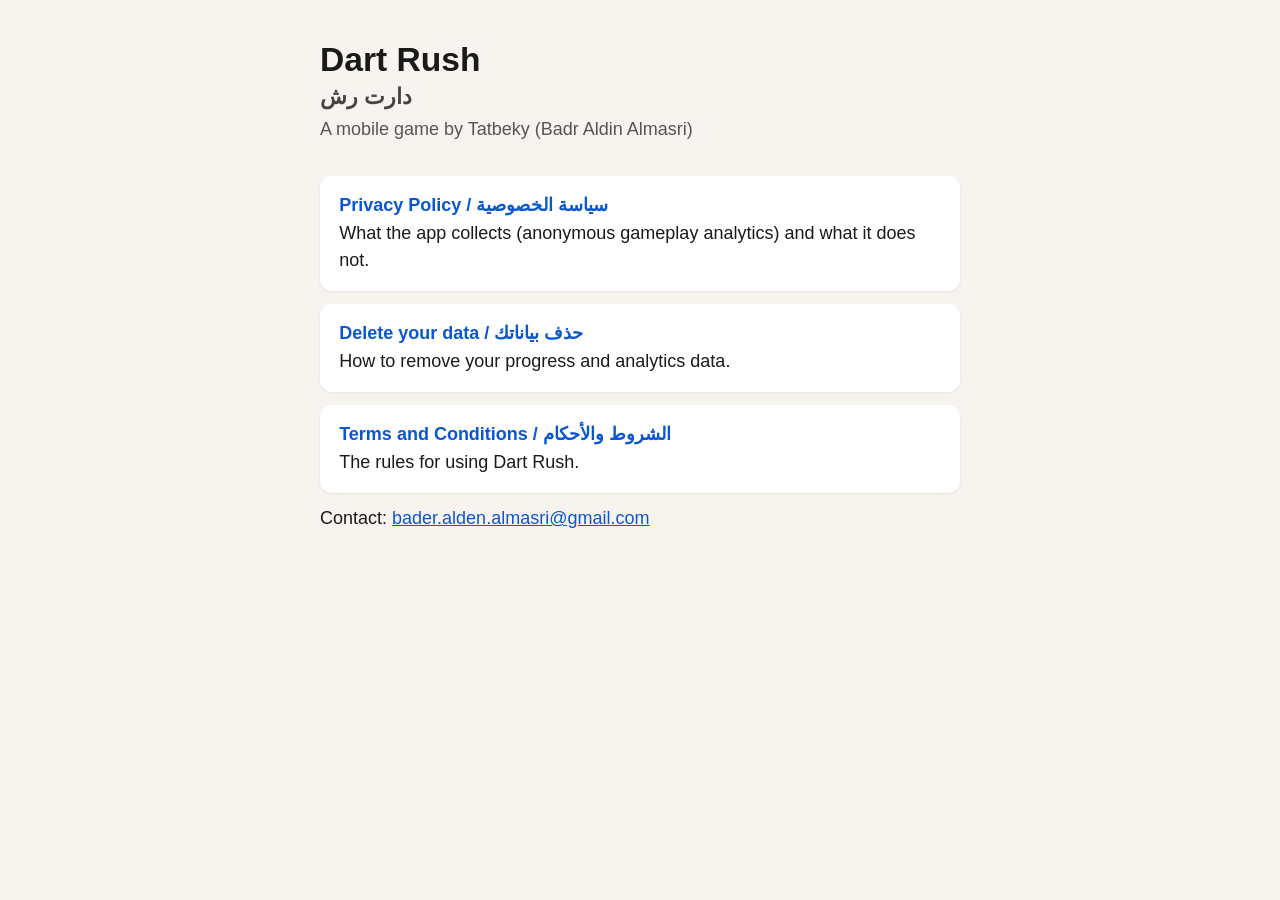
<file: index.html>
<!DOCTYPE html>
<html lang="en">
<head>
  <meta charset="utf-8">
  <meta name="viewport" content="width=device-width, initial-scale=1">
  <title>Dart Rush — Legal</title>
  <meta name="description" content="Privacy Policy and Terms and Conditions for the Dart Rush mobile game by Tatbeky.">
  <link rel="stylesheet" href="style.css">
</head>
<body>
<main>
  <h1>Dart Rush<span>دارت رش</span></h1>
  <p class="meta">A mobile game by Tatbeky (Badr Aldin Almasri)</p>
  <div class="cards">
    <a href="privacy.html"><strong>Privacy Policy / سياسة الخصوصية</strong>What the app collects (anonymous gameplay analytics) and what it does not.</a>
    <a href="delete-data.html"><strong>Delete your data / حذف بياناتك</strong>How to remove your progress and analytics data.</a>
    <a href="terms.html"><strong>Terms and Conditions / الشروط والأحكام</strong>The rules for using Dart Rush.</a>
  </div>
  <p>Contact: <a href="mailto:bader.alden.almasri@gmail.com">bader.alden.almasri@gmail.com</a></p>
</main>
</body>
</html>
</file>
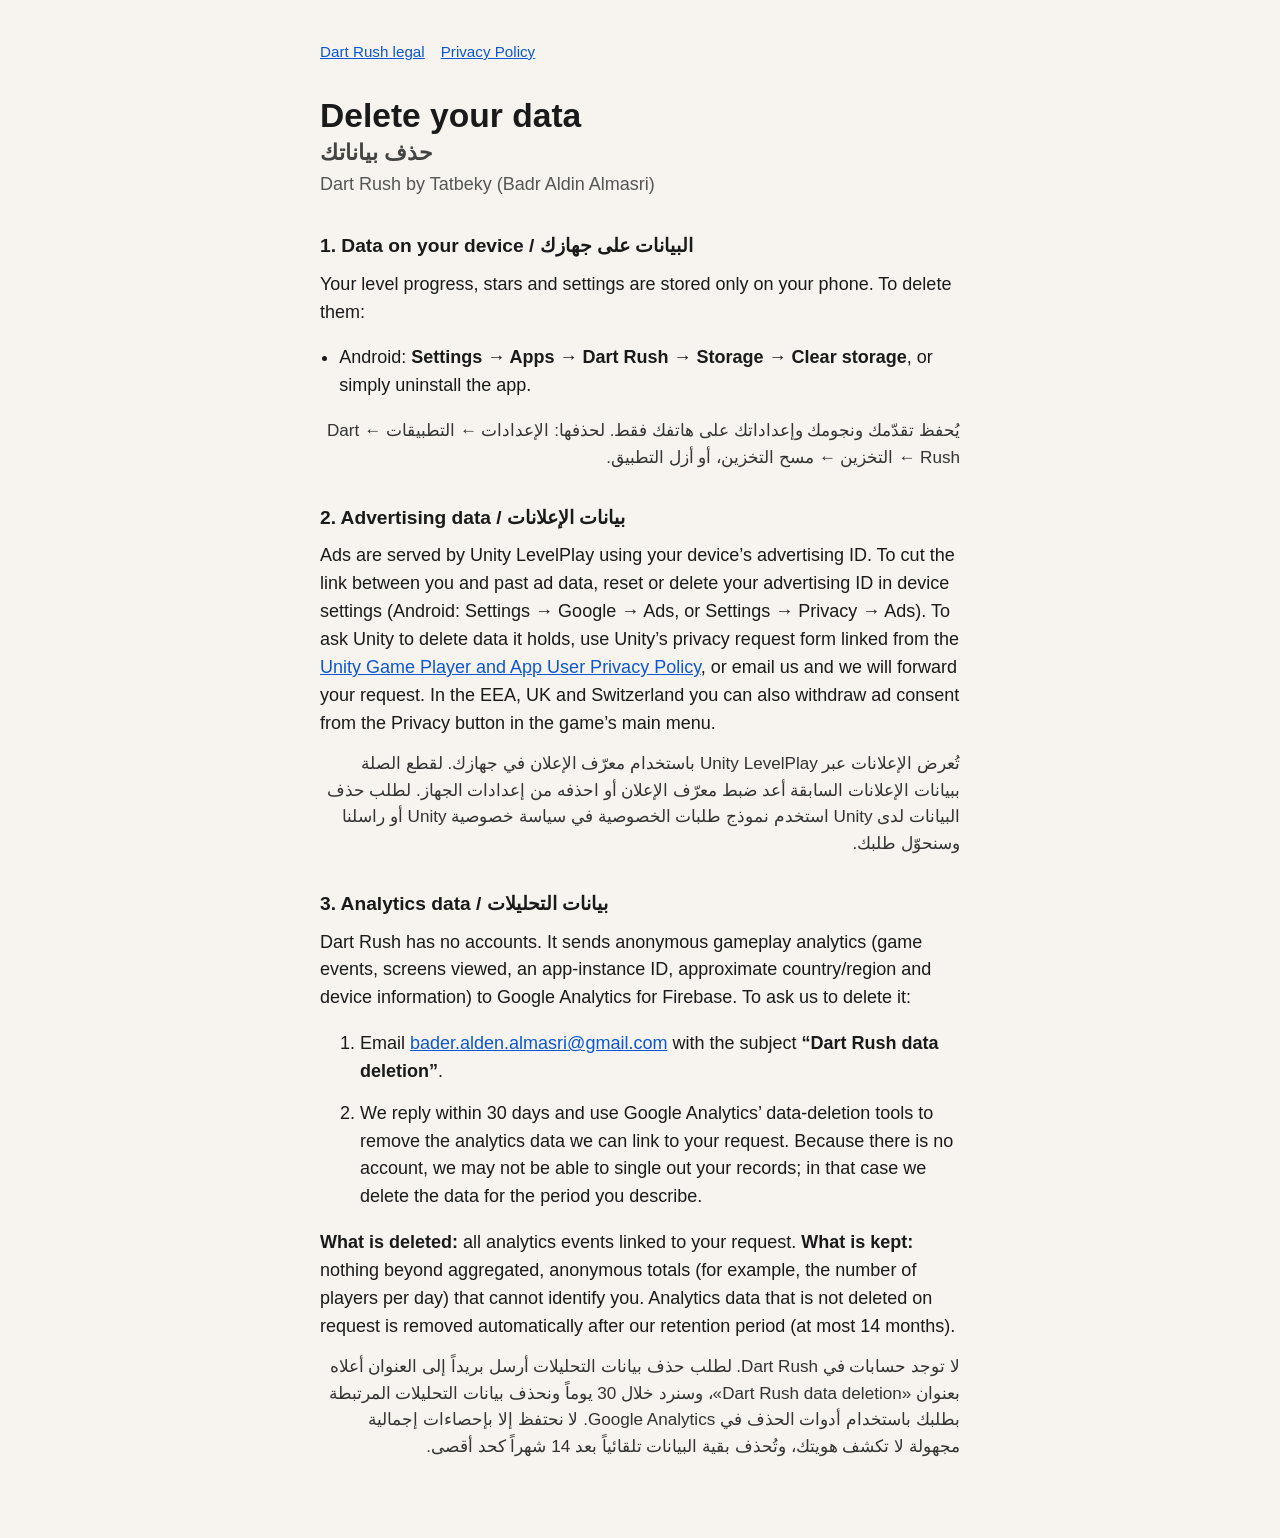
<file: delete-data.html>
<!DOCTYPE html>
<html lang="en">
<head>
  <meta charset="utf-8">
  <meta name="viewport" content="width=device-width, initial-scale=1">
  <title>Delete your data — Dart Rush</title>
  <meta name="description" content="How to delete your Dart Rush data (Tatbeky).">
  <link rel="stylesheet" href="style.css">
</head>
<body>
<main>
  <nav><a href="./">Dart Rush legal</a><a href="privacy.html">Privacy Policy</a></nav>
  <h1>Delete your data<span>حذف بياناتك</span></h1>
  <p class="meta">Dart Rush by Tatbeky (Badr Aldin Almasri)</p>

  <h2>1. Data on your device / البيانات على جهازك</h2>
  <p>Your level progress, stars and settings are stored only on your phone. To delete them:</p>
  <ul>
    <li>Android: <strong>Settings → Apps → Dart Rush → Storage → Clear storage</strong>, or simply uninstall the app.</li>
  </ul>
  <p class="ar">يُحفظ تقدّمك ونجومك وإعداداتك على هاتفك فقط. لحذفها: الإعدادات ← التطبيقات ← Dart Rush ← التخزين ← مسح التخزين، أو أزل التطبيق.</p>

  <h2>2. Advertising data / بيانات الإعلانات</h2>
  <p>Ads are served by Unity LevelPlay using your device’s advertising ID. To cut the link between you and past ad data, reset or delete your advertising ID in device settings (Android: Settings → Google → Ads, or Settings → Privacy → Ads). To ask Unity to delete data it holds, use Unity’s privacy request form linked from the <a href="https://unity.com/legal/game-player-and-app-user-privacy-policy">Unity Game Player and App User Privacy Policy</a>, or email us and we will forward your request. In the EEA, UK and Switzerland you can also withdraw ad consent from the Privacy button in the game’s main menu.</p>
  <p class="ar">تُعرض الإعلانات عبر Unity LevelPlay باستخدام معرّف الإعلان في جهازك. لقطع الصلة ببيانات الإعلانات السابقة أعد ضبط معرّف الإعلان أو احذفه من إعدادات الجهاز. لطلب حذف البيانات لدى Unity استخدم نموذج طلبات الخصوصية في سياسة خصوصية Unity أو راسلنا وسنحوّل طلبك.</p>

  <h2>3. Analytics data / بيانات التحليلات</h2>
  <p>Dart Rush has no accounts. It sends anonymous gameplay analytics (game events, screens viewed, an app-instance ID, approximate country/region and device information) to Google Analytics for Firebase. To ask us to delete it:</p>
  <ol>
    <li>Email <a href="mailto:bader.alden.almasri@gmail.com?subject=Dart%20Rush%20data%20deletion">bader.alden.almasri@gmail.com</a> with the subject <strong>“Dart Rush data deletion”</strong>.</li>
    <li>We reply within 30 days and use Google Analytics’ data-deletion tools to remove the analytics data we can link to your request. Because there is no account, we may not be able to single out your records; in that case we delete the data for the period you describe.</li>
  </ol>
  <p><strong>What is deleted:</strong> all analytics events linked to your request. <strong>What is kept:</strong> nothing beyond aggregated, anonymous totals (for example, the number of players per day) that cannot identify you. Analytics data that is not deleted on request is removed automatically after our retention period (at most 14 months).</p>
  <p class="ar">لا توجد حسابات في Dart Rush. لطلب حذف بيانات التحليلات أرسل بريداً إلى العنوان أعلاه بعنوان «Dart Rush data deletion»، وسنرد خلال 30 يوماً ونحذف بيانات التحليلات المرتبطة بطلبك باستخدام أدوات الحذف في Google Analytics. لا نحتفظ إلا بإحصاءات إجمالية مجهولة لا تكشف هويتك، وتُحذف بقية البيانات تلقائياً بعد 14 شهراً كحد أقصى.</p>
</main>
</body>
</html>
</file>
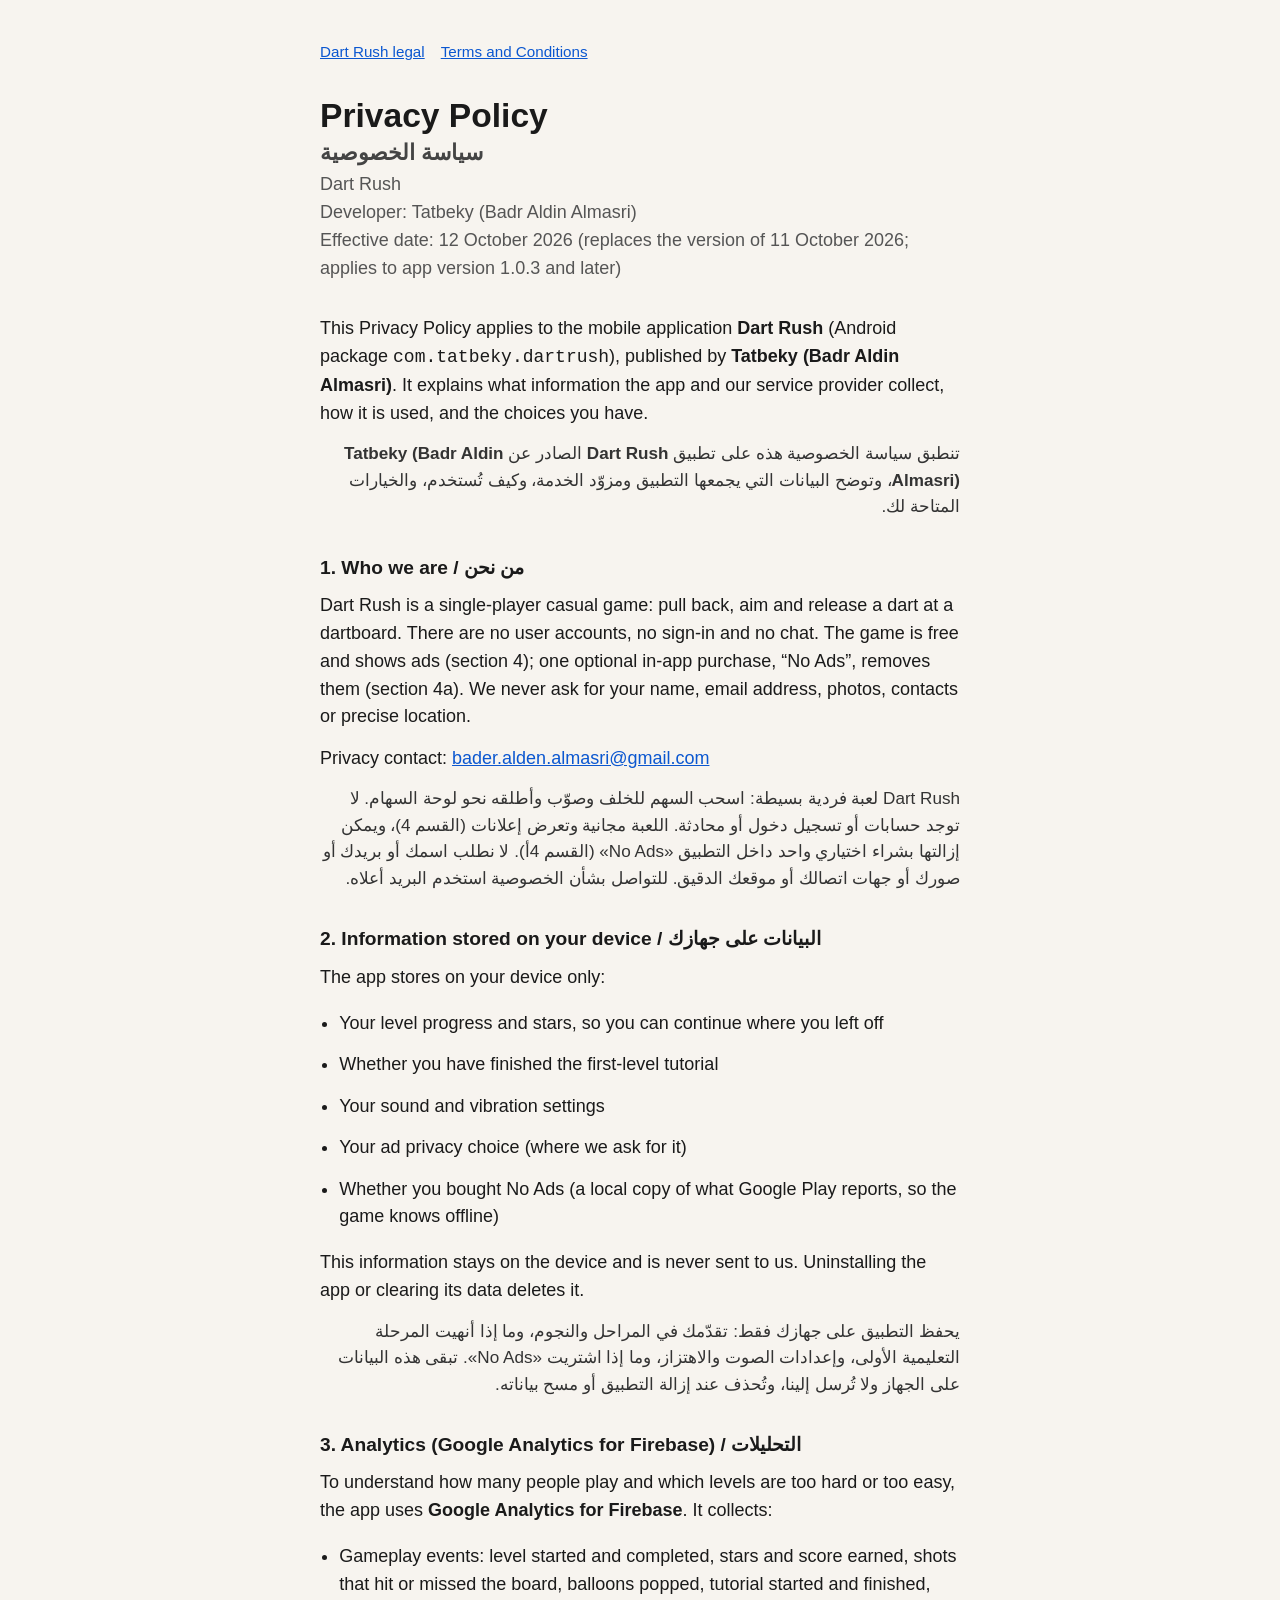
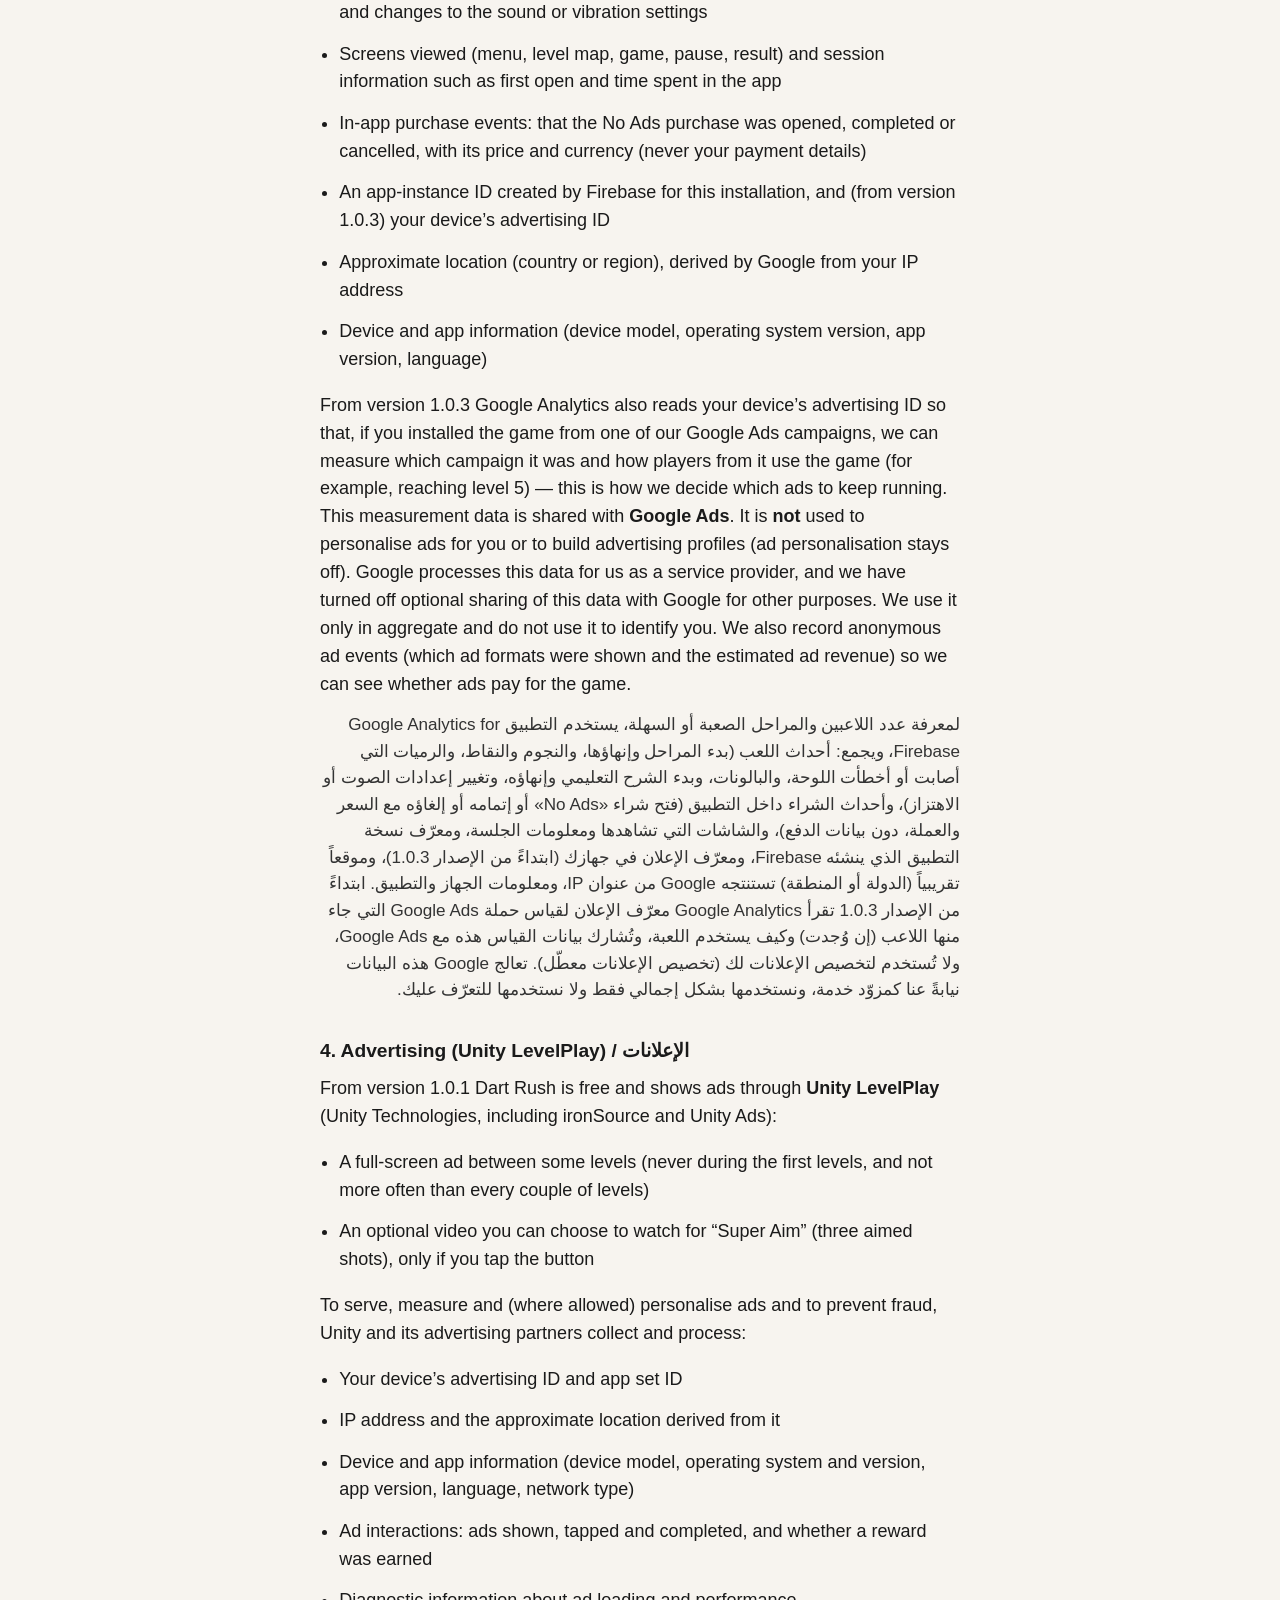
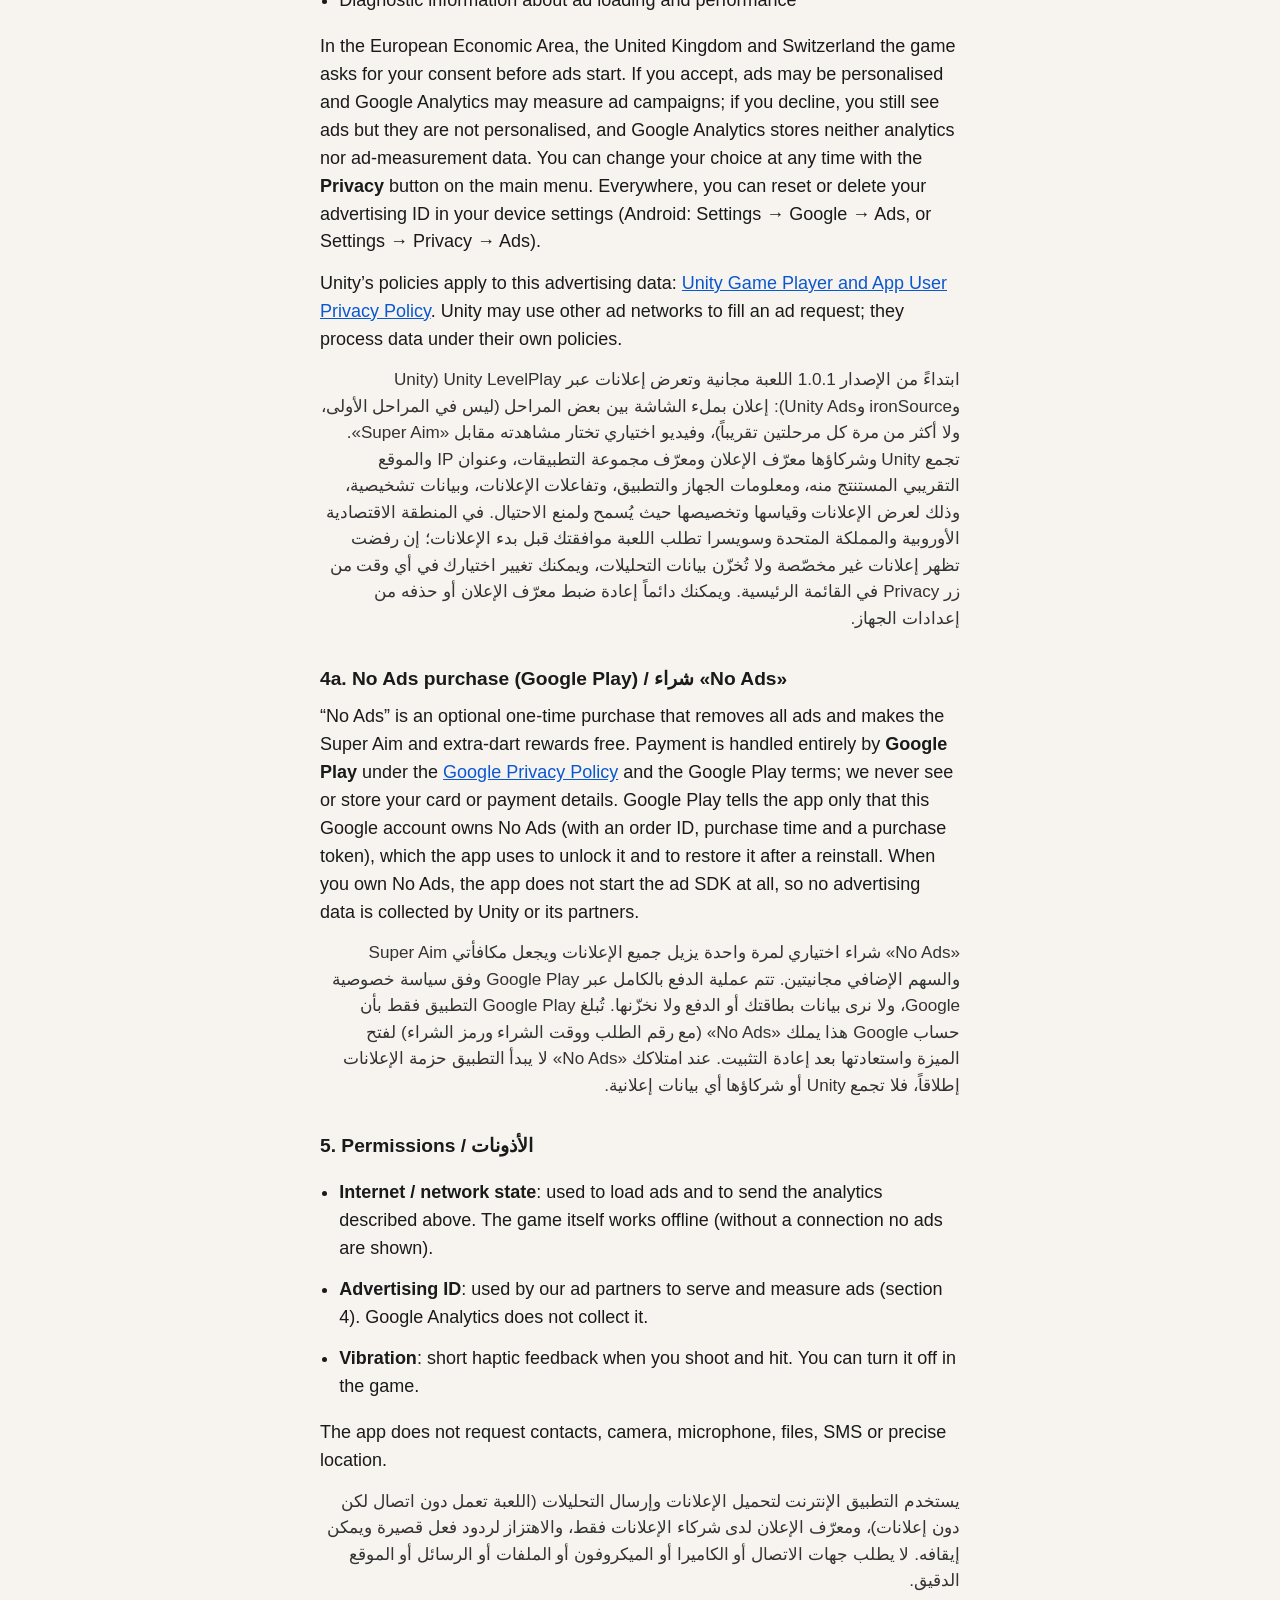
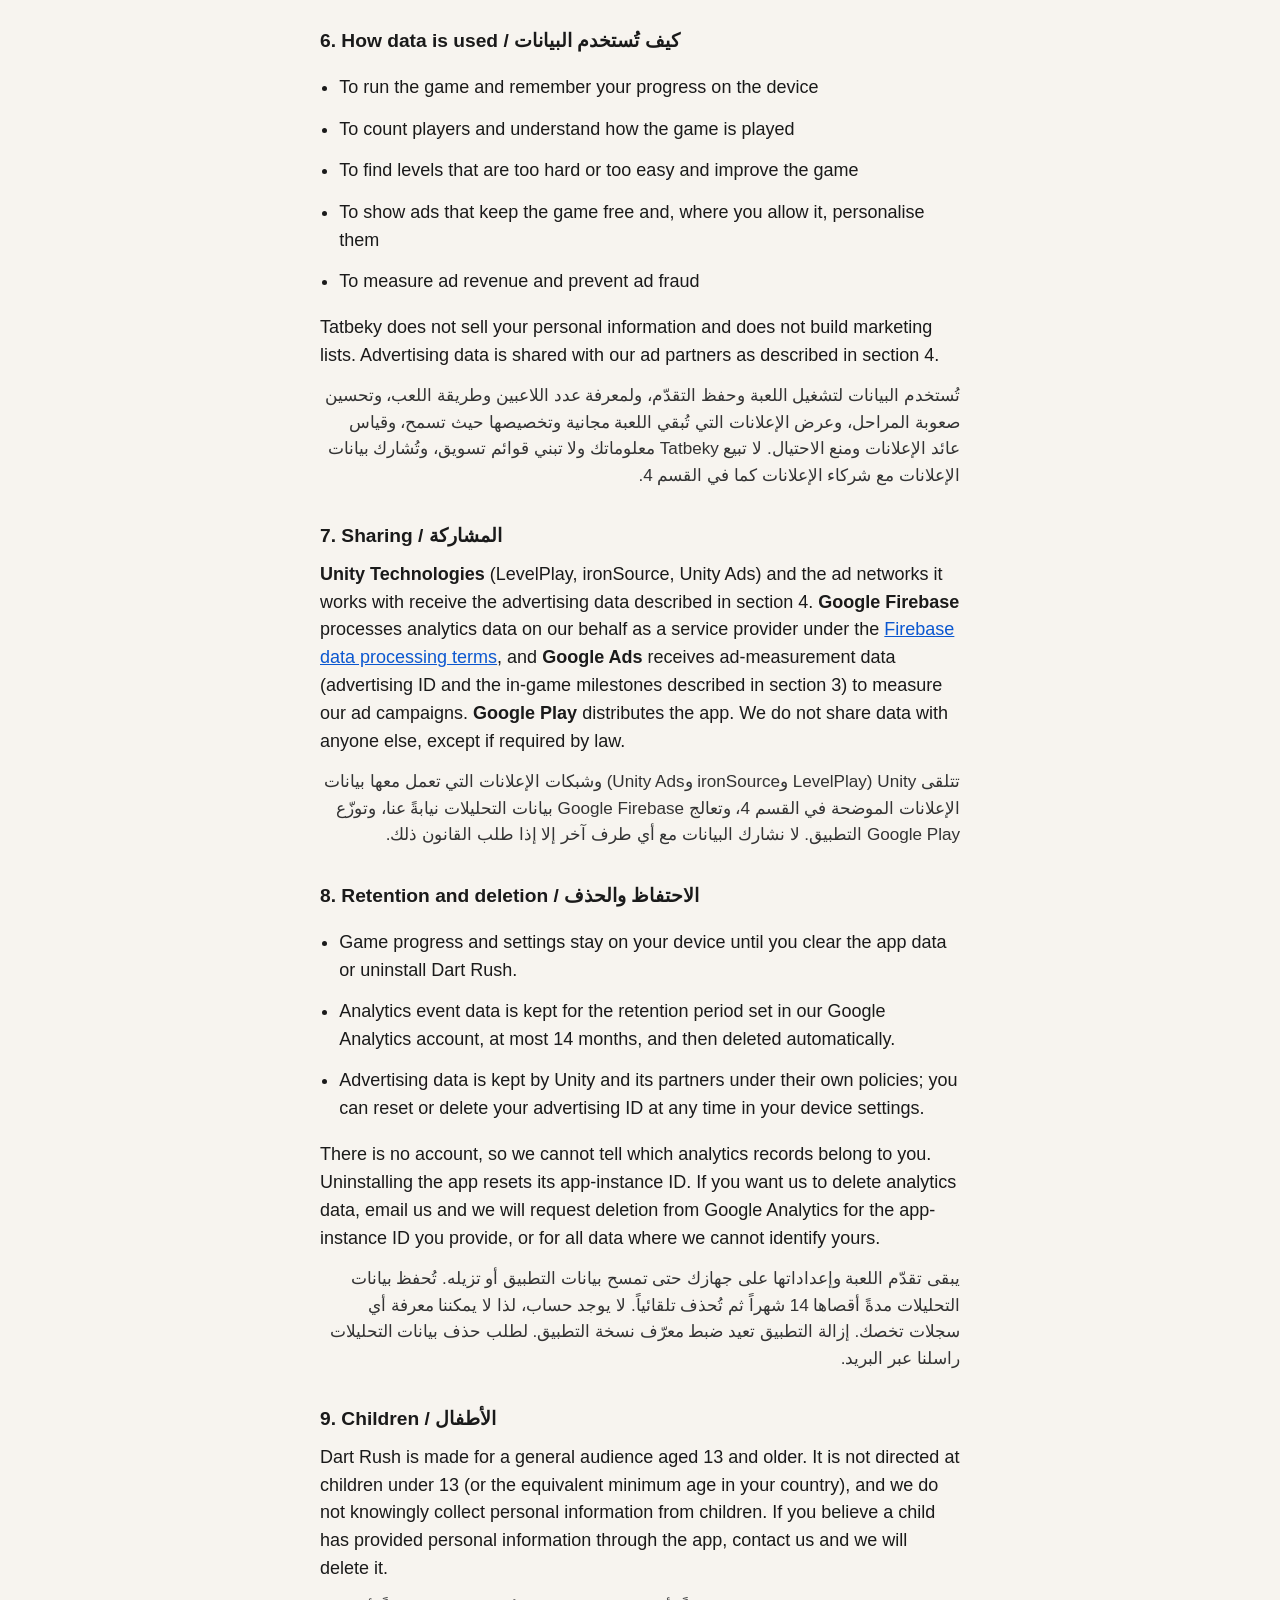
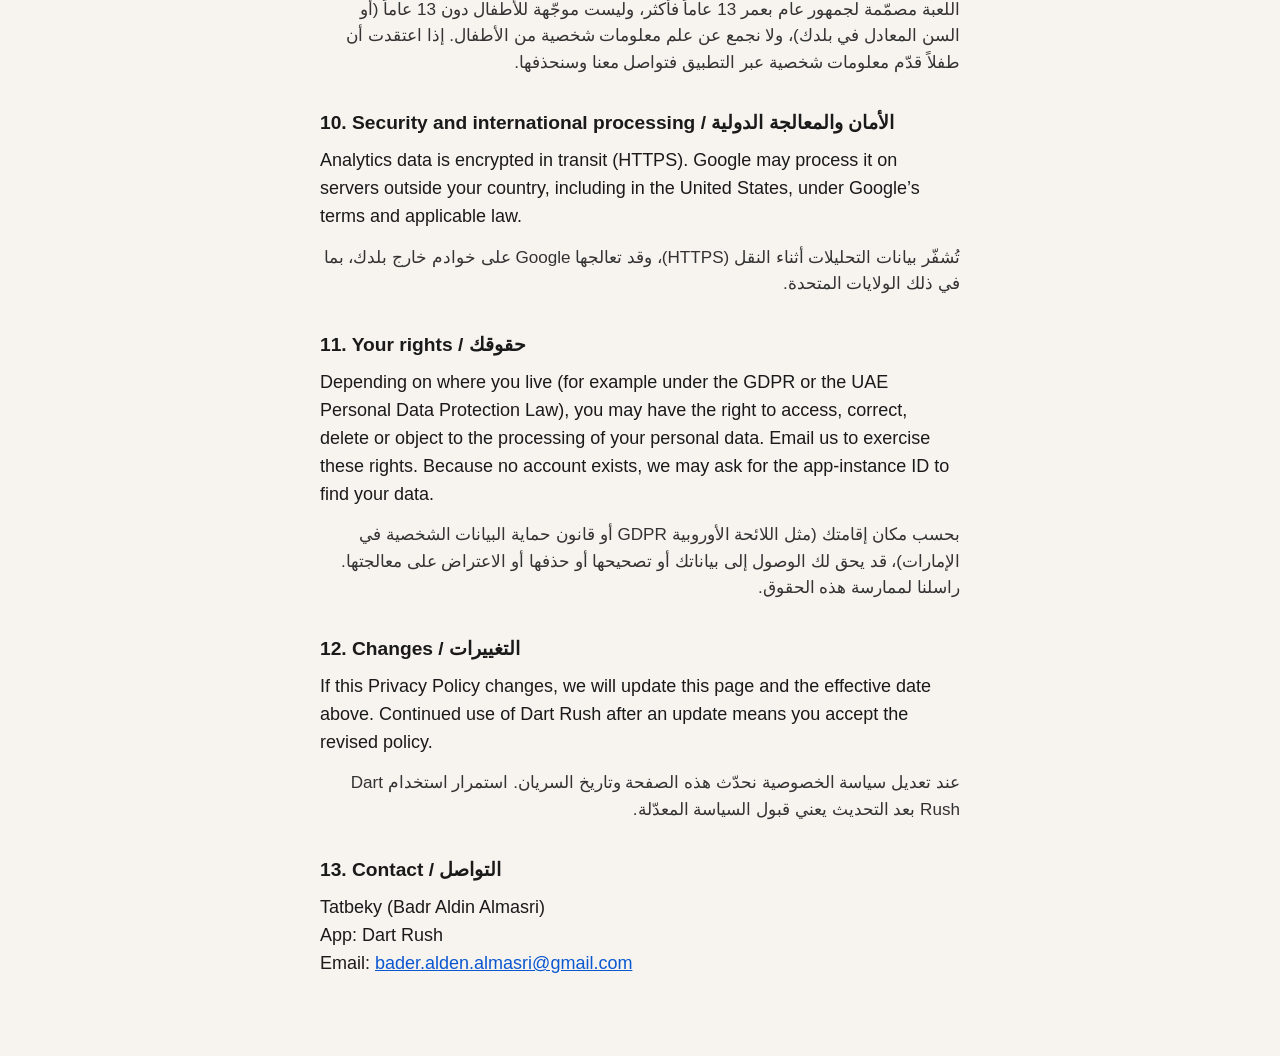
<file: privacy.html>
<!DOCTYPE html>
<html lang="en">
<head>
  <meta charset="utf-8">
  <meta name="viewport" content="width=device-width, initial-scale=1">
  <title>Privacy Policy — Dart Rush</title>
  <meta name="description" content="Privacy Policy for the Dart Rush mobile game by Tatbeky.">
  <link rel="stylesheet" href="style.css">
</head>
<body>
<main>
  <nav><a href="./">Dart Rush legal</a><a href="terms.html">Terms and Conditions</a></nav>
  <h1>Privacy Policy<span>سياسة الخصوصية</span></h1>
  <p class="meta">Dart Rush<br>Developer: Tatbeky (Badr Aldin Almasri)<br>Effective date: 12 October 2026 (replaces the version of 11 October 2026; applies to app version 1.0.3 and later)</p>

  <p>This Privacy Policy applies to the mobile application <strong>Dart Rush</strong> (Android package <code>com.tatbeky.dartrush</code>), published by <strong>Tatbeky (Badr Aldin Almasri)</strong>. It explains what information the app and our service provider collect, how it is used, and the choices you have.</p>
  <p class="ar">تنطبق سياسة الخصوصية هذه على تطبيق <strong>Dart Rush</strong> الصادر عن <strong>Tatbeky (Badr Aldin Almasri)</strong>، وتوضح البيانات التي يجمعها التطبيق ومزوّد الخدمة، وكيف تُستخدم، والخيارات المتاحة لك.</p>

  <h2>1. Who we are / من نحن</h2>
  <p>Dart Rush is a single-player casual game: pull back, aim and release a dart at a dartboard. There are no user accounts, no sign-in and no chat. The game is free and shows ads (section 4); one optional in-app purchase, “No Ads”, removes them (section 4a). We never ask for your name, email address, photos, contacts or precise location.</p>
  <p>Privacy contact: <a href="mailto:bader.alden.almasri@gmail.com">bader.alden.almasri@gmail.com</a></p>
  <p class="ar">Dart Rush لعبة فردية بسيطة: اسحب السهم للخلف وصوّب وأطلقه نحو لوحة السهام. لا توجد حسابات أو تسجيل دخول أو محادثة. اللعبة مجانية وتعرض إعلانات (القسم 4)، ويمكن إزالتها بشراء اختياري واحد داخل التطبيق «No Ads» (القسم 4أ). لا نطلب اسمك أو بريدك أو صورك أو جهات اتصالك أو موقعك الدقيق. للتواصل بشأن الخصوصية استخدم البريد أعلاه.</p>

  <h2>2. Information stored on your device / البيانات على جهازك</h2>
  <p>The app stores on your device only:</p>
  <ul>
    <li>Your level progress and stars, so you can continue where you left off</li>
    <li>Whether you have finished the first-level tutorial</li>
    <li>Your sound and vibration settings</li>
    <li>Your ad privacy choice (where we ask for it)</li>
    <li>Whether you bought No Ads (a local copy of what Google Play reports, so the game knows offline)</li>
  </ul>
  <p>This information stays on the device and is never sent to us. Uninstalling the app or clearing its data deletes it.</p>
  <p class="ar">يحفظ التطبيق على جهازك فقط: تقدّمك في المراحل والنجوم، وما إذا أنهيت المرحلة التعليمية الأولى، وإعدادات الصوت والاهتزاز، وما إذا اشتريت «No Ads». تبقى هذه البيانات على الجهاز ولا تُرسل إلينا، وتُحذف عند إزالة التطبيق أو مسح بياناته.</p>

  <h2>3. Analytics (Google Analytics for Firebase) / التحليلات</h2>
  <p>To understand how many people play and which levels are too hard or too easy, the app uses <strong>Google Analytics for Firebase</strong>. It collects:</p>
  <ul>
    <li>Gameplay events: level started and completed, stars and score earned, shots that hit or missed the board, balloons popped, tutorial started and finished, and changes to the sound or vibration settings</li>
    <li>Screens viewed (menu, level map, game, pause, result) and session information such as first open and time spent in the app</li>
    <li>In-app purchase events: that the No Ads purchase was opened, completed or cancelled, with its price and currency (never your payment details)</li>
    <li>An app-instance ID created by Firebase for this installation, and (from version 1.0.3) your device’s advertising ID</li>
    <li>Approximate location (country or region), derived by Google from your IP address</li>
    <li>Device and app information (device model, operating system version, app version, language)</li>
  </ul>
  <p>From version 1.0.3 Google Analytics also reads your device’s advertising ID so that, if you installed the game from one of our Google Ads campaigns, we can measure which campaign it was and how players from it use the game (for example, reaching level 5) — this is how we decide which ads to keep running. This measurement data is shared with <strong>Google Ads</strong>. It is <strong>not</strong> used to personalise ads for you or to build advertising profiles (ad personalisation stays off). Google processes this data for us as a service provider, and we have turned off optional sharing of this data with Google for other purposes. We use it only in aggregate and do not use it to identify you. We also record anonymous ad events (which ad formats were shown and the estimated ad revenue) so we can see whether ads pay for the game.</p>
  <p class="ar">لمعرفة عدد اللاعبين والمراحل الصعبة أو السهلة، يستخدم التطبيق Google Analytics for Firebase، ويجمع: أحداث اللعب (بدء المراحل وإنهاؤها، والنجوم والنقاط، والرميات التي أصابت أو أخطأت اللوحة، والبالونات، وبدء الشرح التعليمي وإنهاؤه، وتغيير إعدادات الصوت أو الاهتزاز)، وأحداث الشراء داخل التطبيق (فتح شراء «No Ads» أو إتمامه أو إلغاؤه مع السعر والعملة، دون بيانات الدفع)، والشاشات التي تشاهدها ومعلومات الجلسة، ومعرّف نسخة التطبيق الذي ينشئه Firebase، ومعرّف الإعلان في جهازك (ابتداءً من الإصدار 1.0.3)، وموقعاً تقريبياً (الدولة أو المنطقة) تستنتجه Google من عنوان IP، ومعلومات الجهاز والتطبيق. ابتداءً من الإصدار 1.0.3 تقرأ Google Analytics معرّف الإعلان لقياس حملة Google Ads التي جاء منها اللاعب (إن وُجدت) وكيف يستخدم اللعبة، وتُشارك بيانات القياس هذه مع Google Ads، ولا تُستخدم لتخصيص الإعلانات لك (تخصيص الإعلانات معطّل). تعالج Google هذه البيانات نيابةً عنا كمزوّد خدمة، ونستخدمها بشكل إجمالي فقط ولا نستخدمها للتعرّف عليك.</p>

  <h2>4. Advertising (Unity LevelPlay) / الإعلانات</h2>
  <p>From version 1.0.1 Dart Rush is free and shows ads through <strong>Unity LevelPlay</strong> (Unity Technologies, including ironSource and Unity Ads):</p>
  <ul>
    <li>A full-screen ad between some levels (never during the first levels, and not more often than every couple of levels)</li>
    <li>An optional video you can choose to watch for “Super Aim” (three aimed shots), only if you tap the button</li>
  </ul>
  <p>To serve, measure and (where allowed) personalise ads and to prevent fraud, Unity and its advertising partners collect and process:</p>
  <ul>
    <li>Your device’s advertising ID and app set ID</li>
    <li>IP address and the approximate location derived from it</li>
    <li>Device and app information (device model, operating system and version, app version, language, network type)</li>
    <li>Ad interactions: ads shown, tapped and completed, and whether a reward was earned</li>
    <li>Diagnostic information about ad loading and performance</li>
  </ul>
  <p>In the European Economic Area, the United Kingdom and Switzerland the game asks for your consent before ads start. If you accept, ads may be personalised and Google Analytics may measure ad campaigns; if you decline, you still see ads but they are not personalised, and Google Analytics stores neither analytics nor ad-measurement data. You can change your choice at any time with the <strong>Privacy</strong> button on the main menu. Everywhere, you can reset or delete your advertising ID in your device settings (Android: Settings → Google → Ads, or Settings → Privacy → Ads).</p>
  <p>Unity’s policies apply to this advertising data: <a href="https://unity.com/legal/game-player-and-app-user-privacy-policy">Unity Game Player and App User Privacy Policy</a>. Unity may use other ad networks to fill an ad request; they process data under their own policies.</p>
  <p class="ar">ابتداءً من الإصدار 1.0.1 اللعبة مجانية وتعرض إعلانات عبر Unity LevelPlay (Unity وironSource وUnity Ads): إعلان بملء الشاشة بين بعض المراحل (ليس في المراحل الأولى، ولا أكثر من مرة كل مرحلتين تقريباً)، وفيديو اختياري تختار مشاهدته مقابل «Super Aim». تجمع Unity وشركاؤها معرّف الإعلان ومعرّف مجموعة التطبيقات، وعنوان IP والموقع التقريبي المستنتج منه، ومعلومات الجهاز والتطبيق، وتفاعلات الإعلانات، وبيانات تشخيصية، وذلك لعرض الإعلانات وقياسها وتخصيصها حيث يُسمح ولمنع الاحتيال. في المنطقة الاقتصادية الأوروبية والمملكة المتحدة وسويسرا تطلب اللعبة موافقتك قبل بدء الإعلانات؛ إن رفضت تظهر إعلانات غير مخصّصة ولا تُخزّن بيانات التحليلات، ويمكنك تغيير اختيارك في أي وقت من زر Privacy في القائمة الرئيسية. ويمكنك دائماً إعادة ضبط معرّف الإعلان أو حذفه من إعدادات الجهاز.</p>

  <h2>4a. No Ads purchase (Google Play) / شراء «No Ads»</h2>
  <p>“No Ads” is an optional one-time purchase that removes all ads and makes the Super Aim and extra-dart rewards free. Payment is handled entirely by <strong>Google Play</strong> under the <a href="https://policies.google.com/privacy">Google Privacy Policy</a> and the Google Play terms; we never see or store your card or payment details. Google Play tells the app only that this Google account owns No Ads (with an order ID, purchase time and a purchase token), which the app uses to unlock it and to restore it after a reinstall. When you own No Ads, the app does not start the ad SDK at all, so no advertising data is collected by Unity or its partners.</p>
  <p class="ar">«No Ads» شراء اختياري لمرة واحدة يزيل جميع الإعلانات ويجعل مكافأتي Super Aim والسهم الإضافي مجانيتين. تتم عملية الدفع بالكامل عبر Google Play وفق سياسة خصوصية Google، ولا نرى بيانات بطاقتك أو الدفع ولا نخزّنها. تُبلغ Google Play التطبيق فقط بأن حساب Google هذا يملك «No Ads» (مع رقم الطلب ووقت الشراء ورمز الشراء) لفتح الميزة واستعادتها بعد إعادة التثبيت. عند امتلاكك «No Ads» لا يبدأ التطبيق حزمة الإعلانات إطلاقاً، فلا تجمع Unity أو شركاؤها أي بيانات إعلانية.</p>

  <h2>5. Permissions / الأذونات</h2>
  <ul>
    <li><strong>Internet / network state</strong>: used to load ads and to send the analytics described above. The game itself works offline (without a connection no ads are shown).</li>
    <li><strong>Advertising ID</strong>: used by our ad partners to serve and measure ads (section 4). Google Analytics does not collect it.</li>
    <li><strong>Vibration</strong>: short haptic feedback when you shoot and hit. You can turn it off in the game.</li>
  </ul>
  <p>The app does not request contacts, camera, microphone, files, SMS or precise location.</p>
  <p class="ar">يستخدم التطبيق الإنترنت لتحميل الإعلانات وإرسال التحليلات (اللعبة تعمل دون اتصال لكن دون إعلانات)، ومعرّف الإعلان لدى شركاء الإعلانات فقط، والاهتزاز لردود فعل قصيرة ويمكن إيقافه. لا يطلب جهات الاتصال أو الكاميرا أو الميكروفون أو الملفات أو الرسائل أو الموقع الدقيق.</p>

  <h2>6. How data is used / كيف تُستخدم البيانات</h2>
  <ul>
    <li>To run the game and remember your progress on the device</li>
    <li>To count players and understand how the game is played</li>
    <li>To find levels that are too hard or too easy and improve the game</li>
    <li>To show ads that keep the game free and, where you allow it, personalise them</li>
    <li>To measure ad revenue and prevent ad fraud</li>
  </ul>
  <p>Tatbeky does not sell your personal information and does not build marketing lists. Advertising data is shared with our ad partners as described in section 4.</p>
  <p class="ar">تُستخدم البيانات لتشغيل اللعبة وحفظ التقدّم، ولمعرفة عدد اللاعبين وطريقة اللعب، وتحسين صعوبة المراحل، وعرض الإعلانات التي تُبقي اللعبة مجانية وتخصيصها حيث تسمح، وقياس عائد الإعلانات ومنع الاحتيال. لا تبيع Tatbeky معلوماتك ولا تبني قوائم تسويق، وتُشارك بيانات الإعلانات مع شركاء الإعلانات كما في القسم 4.</p>

  <h2>7. Sharing / المشاركة</h2>
  <p><strong>Unity Technologies</strong> (LevelPlay, ironSource, Unity Ads) and the ad networks it works with receive the advertising data described in section 4. <strong>Google Firebase</strong> processes analytics data on our behalf as a service provider under the <a href="https://firebase.google.com/terms/data-processing-terms">Firebase data processing terms</a>, and <strong>Google Ads</strong> receives ad-measurement data (advertising ID and the in-game milestones described in section 3) to measure our ad campaigns. <strong>Google Play</strong> distributes the app. We do not share data with anyone else, except if required by law.</p>
  <p class="ar">تتلقى Unity (LevelPlay وironSource وUnity Ads) وشبكات الإعلانات التي تعمل معها بيانات الإعلانات الموضحة في القسم 4، وتعالج Google Firebase بيانات التحليلات نيابةً عنا، وتوزّع Google Play التطبيق. لا نشارك البيانات مع أي طرف آخر إلا إذا طلب القانون ذلك.</p>

  <h2>8. Retention and deletion / الاحتفاظ والحذف</h2>
  <ul>
    <li>Game progress and settings stay on your device until you clear the app data or uninstall Dart Rush.</li>
    <li>Analytics event data is kept for the retention period set in our Google Analytics account, at most 14 months, and then deleted automatically.</li>
    <li>Advertising data is kept by Unity and its partners under their own policies; you can reset or delete your advertising ID at any time in your device settings.</li>
  </ul>
  <p>There is no account, so we cannot tell which analytics records belong to you. Uninstalling the app resets its app-instance ID. If you want us to delete analytics data, email us and we will request deletion from Google Analytics for the app-instance ID you provide, or for all data where we cannot identify yours.</p>
  <p class="ar">يبقى تقدّم اللعبة وإعداداتها على جهازك حتى تمسح بيانات التطبيق أو تزيله. تُحفظ بيانات التحليلات مدةً أقصاها 14 شهراً ثم تُحذف تلقائياً. لا يوجد حساب، لذا لا يمكننا معرفة أي سجلات تخصك. إزالة التطبيق تعيد ضبط معرّف نسخة التطبيق. لطلب حذف بيانات التحليلات راسلنا عبر البريد.</p>

  <h2>9. Children / الأطفال</h2>
  <p>Dart Rush is made for a general audience aged 13 and older. It is not directed at children under 13 (or the equivalent minimum age in your country), and we do not knowingly collect personal information from children. If you believe a child has provided personal information through the app, contact us and we will delete it.</p>
  <p class="ar">اللعبة مصمّمة لجمهور عام بعمر 13 عاماً فأكثر، وليست موجّهة للأطفال دون 13 عاماً (أو السن المعادل في بلدك)، ولا نجمع عن علم معلومات شخصية من الأطفال. إذا اعتقدت أن طفلاً قدّم معلومات شخصية عبر التطبيق فتواصل معنا وسنحذفها.</p>

  <h2>10. Security and international processing / الأمان والمعالجة الدولية</h2>
  <p>Analytics data is encrypted in transit (HTTPS). Google may process it on servers outside your country, including in the United States, under Google’s terms and applicable law.</p>
  <p class="ar">تُشفّر بيانات التحليلات أثناء النقل (HTTPS)، وقد تعالجها Google على خوادم خارج بلدك، بما في ذلك الولايات المتحدة.</p>

  <h2>11. Your rights / حقوقك</h2>
  <p>Depending on where you live (for example under the GDPR or the UAE Personal Data Protection Law), you may have the right to access, correct, delete or object to the processing of your personal data. Email us to exercise these rights. Because no account exists, we may ask for the app-instance ID to find your data.</p>
  <p class="ar">بحسب مكان إقامتك (مثل اللائحة الأوروبية GDPR أو قانون حماية البيانات الشخصية في الإمارات)، قد يحق لك الوصول إلى بياناتك أو تصحيحها أو حذفها أو الاعتراض على معالجتها. راسلنا لممارسة هذه الحقوق.</p>

  <h2>12. Changes / التغييرات</h2>
  <p>If this Privacy Policy changes, we will update this page and the effective date above. Continued use of Dart Rush after an update means you accept the revised policy.</p>
  <p class="ar">عند تعديل سياسة الخصوصية نحدّث هذه الصفحة وتاريخ السريان. استمرار استخدام Dart Rush بعد التحديث يعني قبول السياسة المعدّلة.</p>

  <h2>13. Contact / التواصل</h2>
  <p>Tatbeky (Badr Aldin Almasri)<br>App: Dart Rush<br>Email: <a href="mailto:bader.alden.almasri@gmail.com">bader.alden.almasri@gmail.com</a></p>
</main>
</body>
</html>
</file>
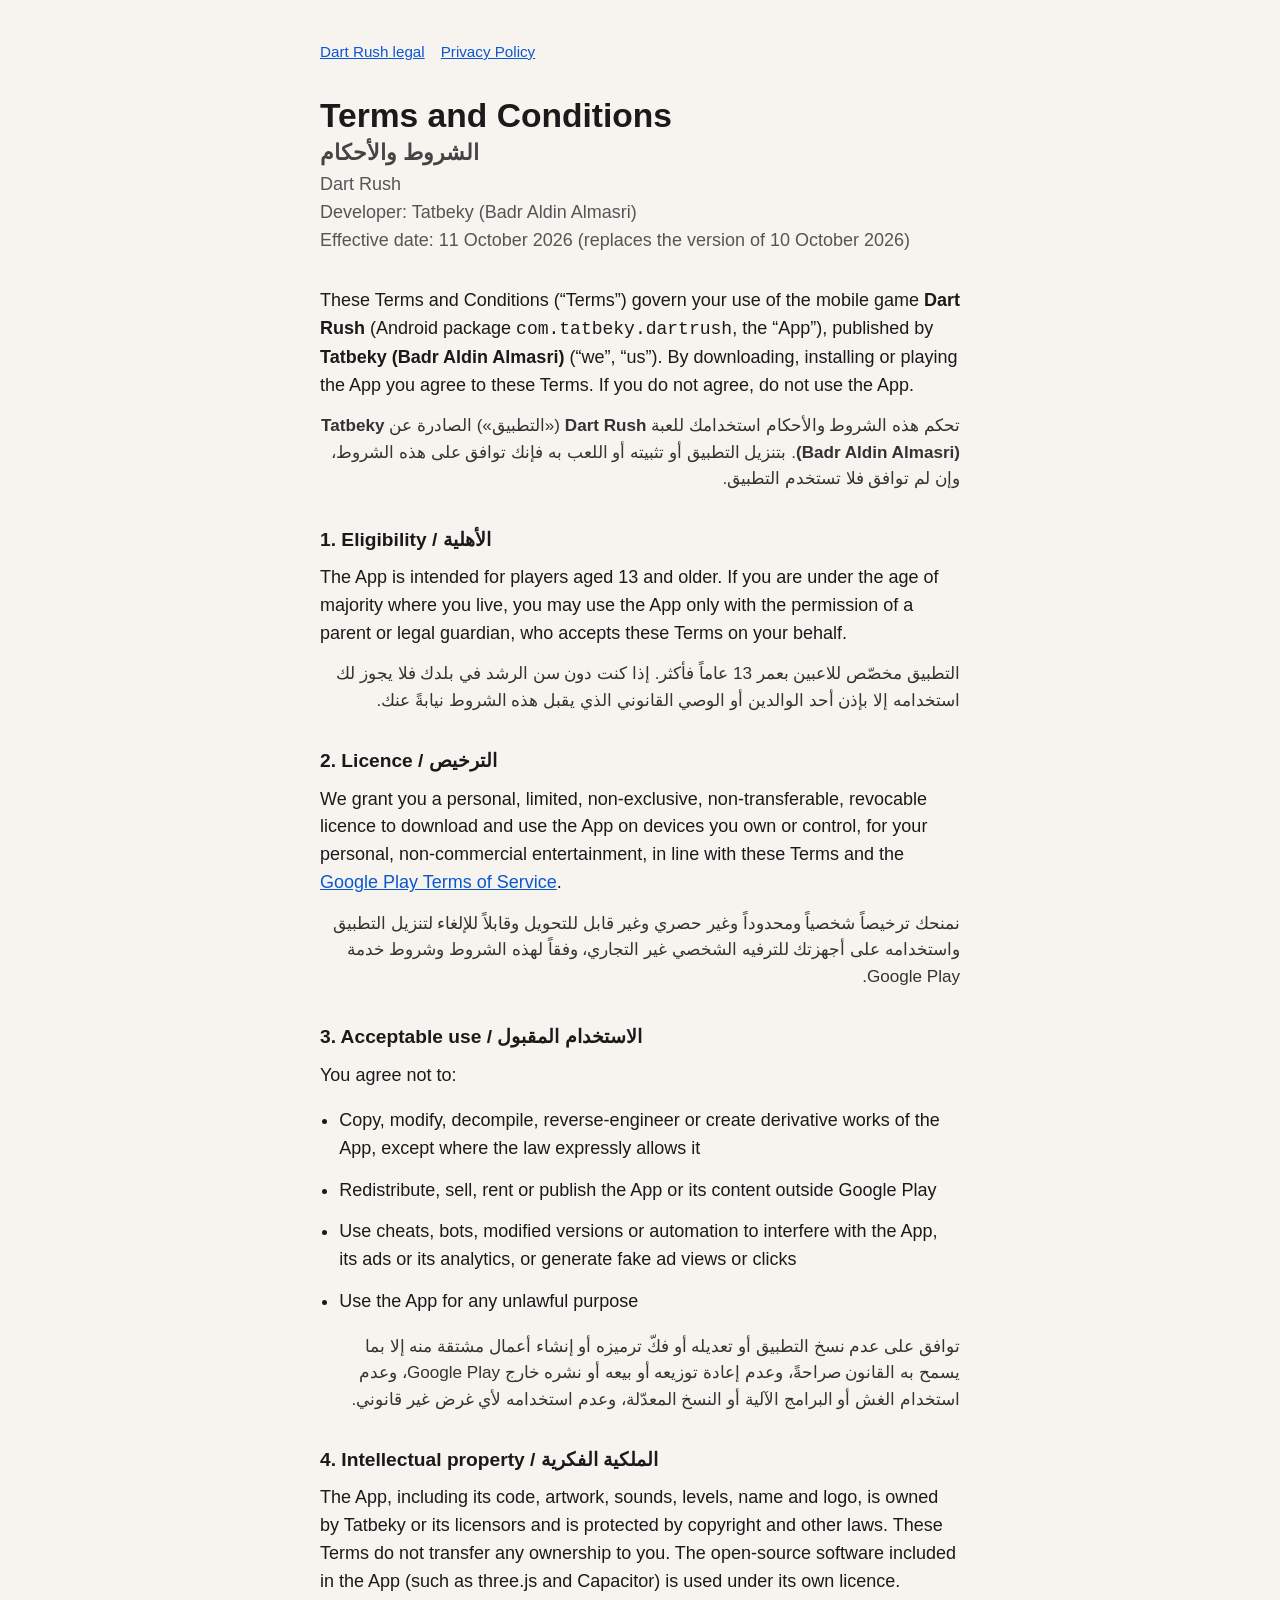
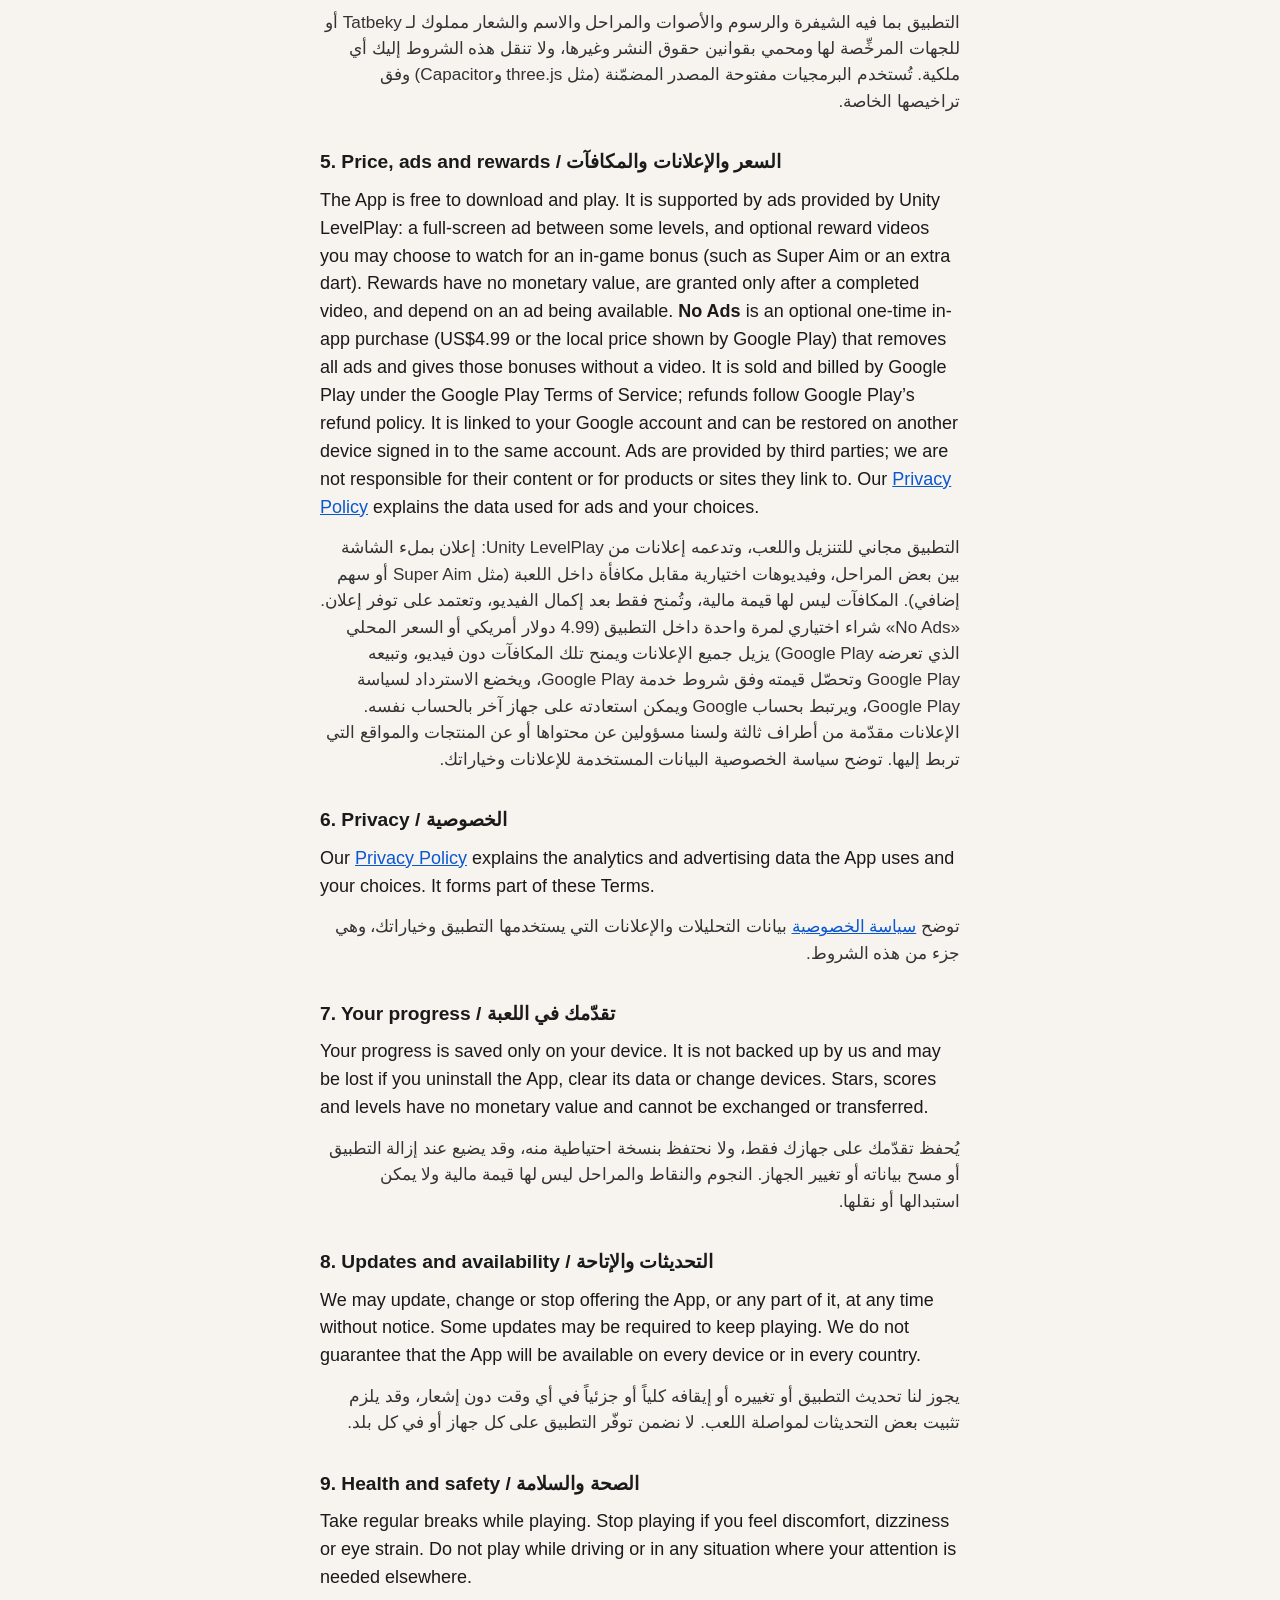
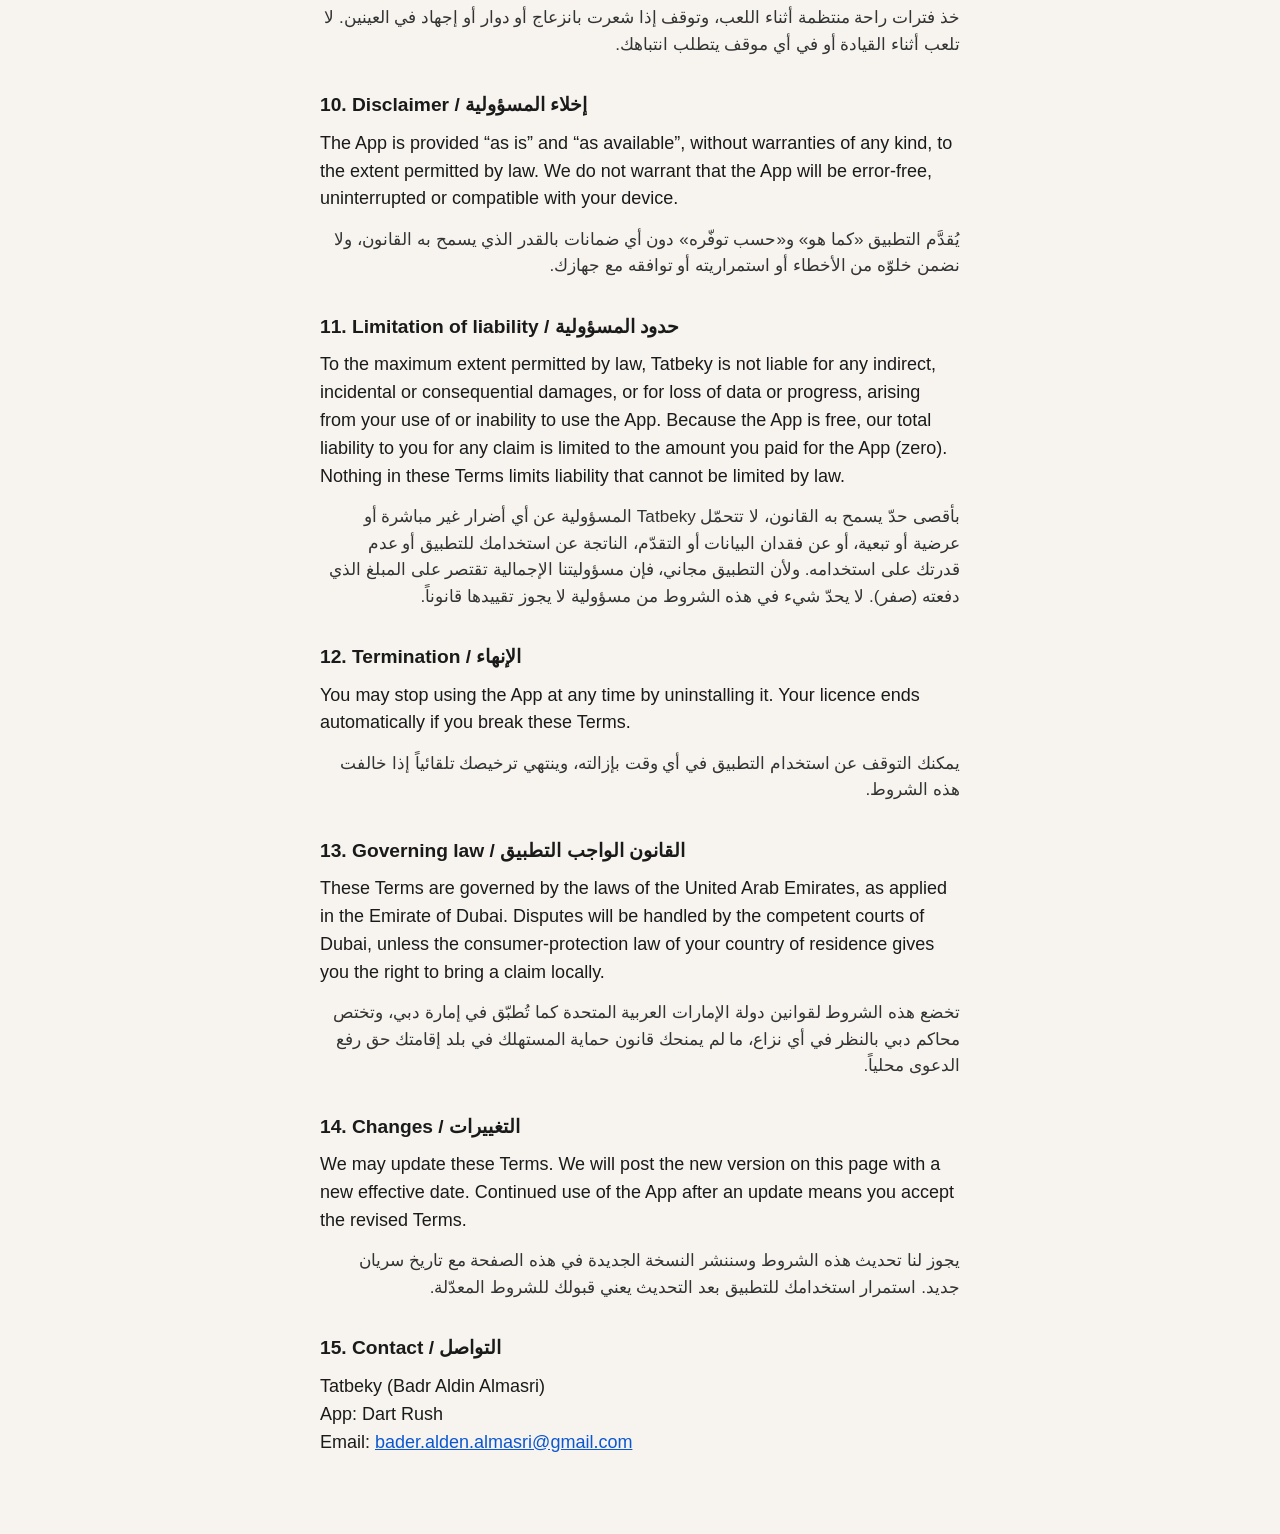
<file: terms.html>
<!DOCTYPE html>
<html lang="en">
<head>
  <meta charset="utf-8">
  <meta name="viewport" content="width=device-width, initial-scale=1">
  <title>Terms and Conditions — Dart Rush</title>
  <meta name="description" content="Terms and Conditions for the Dart Rush mobile game by Tatbeky.">
  <link rel="stylesheet" href="style.css">
</head>
<body>
<main>
  <nav><a href="./">Dart Rush legal</a><a href="privacy.html">Privacy Policy</a></nav>
  <h1>Terms and Conditions<span>الشروط والأحكام</span></h1>
  <p class="meta">Dart Rush<br>Developer: Tatbeky (Badr Aldin Almasri)<br>Effective date: 11 October 2026 (replaces the version of 10 October 2026)</p>

  <p>These Terms and Conditions (“Terms”) govern your use of the mobile game <strong>Dart Rush</strong> (Android package <code>com.tatbeky.dartrush</code>, the “App”), published by <strong>Tatbeky (Badr Aldin Almasri)</strong> (“we”, “us”). By downloading, installing or playing the App you agree to these Terms. If you do not agree, do not use the App.</p>
  <p class="ar">تحكم هذه الشروط والأحكام استخدامك للعبة <strong>Dart Rush</strong> («التطبيق») الصادرة عن <strong>Tatbeky (Badr Aldin Almasri)</strong>. بتنزيل التطبيق أو تثبيته أو اللعب به فإنك توافق على هذه الشروط، وإن لم توافق فلا تستخدم التطبيق.</p>

  <h2>1. Eligibility / الأهلية</h2>
  <p>The App is intended for players aged 13 and older. If you are under the age of majority where you live, you may use the App only with the permission of a parent or legal guardian, who accepts these Terms on your behalf.</p>
  <p class="ar">التطبيق مخصّص للاعبين بعمر 13 عاماً فأكثر. إذا كنت دون سن الرشد في بلدك فلا يجوز لك استخدامه إلا بإذن أحد الوالدين أو الوصي القانوني الذي يقبل هذه الشروط نيابةً عنك.</p>

  <h2>2. Licence / الترخيص</h2>
  <p>We grant you a personal, limited, non-exclusive, non-transferable, revocable licence to download and use the App on devices you own or control, for your personal, non-commercial entertainment, in line with these Terms and the <a href="https://play.google.com/about/play-terms/">Google Play Terms of Service</a>.</p>
  <p class="ar">نمنحك ترخيصاً شخصياً ومحدوداً وغير حصري وغير قابل للتحويل وقابلاً للإلغاء لتنزيل التطبيق واستخدامه على أجهزتك للترفيه الشخصي غير التجاري، وفقاً لهذه الشروط وشروط خدمة Google Play.</p>

  <h2>3. Acceptable use / الاستخدام المقبول</h2>
  <p>You agree not to:</p>
  <ul>
    <li>Copy, modify, decompile, reverse-engineer or create derivative works of the App, except where the law expressly allows it</li>
    <li>Redistribute, sell, rent or publish the App or its content outside Google Play</li>
    <li>Use cheats, bots, modified versions or automation to interfere with the App, its ads or its analytics, or generate fake ad views or clicks</li>
    <li>Use the App for any unlawful purpose</li>
  </ul>
  <p class="ar">توافق على عدم نسخ التطبيق أو تعديله أو فكّ ترميزه أو إنشاء أعمال مشتقة منه إلا بما يسمح به القانون صراحةً، وعدم إعادة توزيعه أو بيعه أو نشره خارج Google Play، وعدم استخدام الغش أو البرامج الآلية أو النسخ المعدّلة، وعدم استخدامه لأي غرض غير قانوني.</p>

  <h2>4. Intellectual property / الملكية الفكرية</h2>
  <p>The App, including its code, artwork, sounds, levels, name and logo, is owned by Tatbeky or its licensors and is protected by copyright and other laws. These Terms do not transfer any ownership to you. The open-source software included in the App (such as three.js and Capacitor) is used under its own licence.</p>
  <p class="ar">التطبيق بما فيه الشيفرة والرسوم والأصوات والمراحل والاسم والشعار مملوك لـ Tatbeky أو للجهات المرخِّصة لها ومحمي بقوانين حقوق النشر وغيرها، ولا تنقل هذه الشروط إليك أي ملكية. تُستخدم البرمجيات مفتوحة المصدر المضمّنة (مثل three.js وCapacitor) وفق تراخيصها الخاصة.</p>

  <h2>5. Price, ads and rewards / السعر والإعلانات والمكافآت</h2>
  <p>The App is free to download and play. It is supported by ads provided by Unity LevelPlay: a full-screen ad between some levels, and optional reward videos you may choose to watch for an in-game bonus (such as Super Aim or an extra dart). Rewards have no monetary value, are granted only after a completed video, and depend on an ad being available. <strong>No Ads</strong> is an optional one-time in-app purchase (US$4.99 or the local price shown by Google Play) that removes all ads and gives those bonuses without a video. It is sold and billed by Google Play under the Google Play Terms of Service; refunds follow Google Play’s refund policy. It is linked to your Google account and can be restored on another device signed in to the same account. Ads are provided by third parties; we are not responsible for their content or for products or sites they link to. Our <a href="privacy.html">Privacy Policy</a> explains the data used for ads and your choices.</p>
  <p class="ar">التطبيق مجاني للتنزيل واللعب، وتدعمه إعلانات من Unity LevelPlay: إعلان بملء الشاشة بين بعض المراحل، وفيديوهات اختيارية مقابل مكافأة داخل اللعبة (مثل Super Aim أو سهم إضافي). المكافآت ليس لها قيمة مالية، وتُمنح فقط بعد إكمال الفيديو، وتعتمد على توفر إعلان. «No Ads» شراء اختياري لمرة واحدة داخل التطبيق (4.99 دولار أمريكي أو السعر المحلي الذي تعرضه Google Play) يزيل جميع الإعلانات ويمنح تلك المكافآت دون فيديو، وتبيعه Google Play وتحصّل قيمته وفق شروط خدمة Google Play، ويخضع الاسترداد لسياسة Google Play، ويرتبط بحساب Google ويمكن استعادته على جهاز آخر بالحساب نفسه. الإعلانات مقدّمة من أطراف ثالثة ولسنا مسؤولين عن محتواها أو عن المنتجات والمواقع التي تربط إليها. توضح سياسة الخصوصية البيانات المستخدمة للإعلانات وخياراتك.</p>

  <h2>6. Privacy / الخصوصية</h2>
  <p>Our <a href="privacy.html">Privacy Policy</a> explains the analytics and advertising data the App uses and your choices. It forms part of these Terms.</p>
  <p class="ar">توضح <a href="privacy.html">سياسة الخصوصية</a> بيانات التحليلات والإعلانات التي يستخدمها التطبيق وخياراتك، وهي جزء من هذه الشروط.</p>

  <h2>7. Your progress / تقدّمك في اللعبة</h2>
  <p>Your progress is saved only on your device. It is not backed up by us and may be lost if you uninstall the App, clear its data or change devices. Stars, scores and levels have no monetary value and cannot be exchanged or transferred.</p>
  <p class="ar">يُحفظ تقدّمك على جهازك فقط، ولا نحتفظ بنسخة احتياطية منه، وقد يضيع عند إزالة التطبيق أو مسح بياناته أو تغيير الجهاز. النجوم والنقاط والمراحل ليس لها قيمة مالية ولا يمكن استبدالها أو نقلها.</p>

  <h2>8. Updates and availability / التحديثات والإتاحة</h2>
  <p>We may update, change or stop offering the App, or any part of it, at any time without notice. Some updates may be required to keep playing. We do not guarantee that the App will be available on every device or in every country.</p>
  <p class="ar">يجوز لنا تحديث التطبيق أو تغييره أو إيقافه كلياً أو جزئياً في أي وقت دون إشعار، وقد يلزم تثبيت بعض التحديثات لمواصلة اللعب. لا نضمن توفّر التطبيق على كل جهاز أو في كل بلد.</p>

  <h2>9. Health and safety / الصحة والسلامة</h2>
  <p>Take regular breaks while playing. Stop playing if you feel discomfort, dizziness or eye strain. Do not play while driving or in any situation where your attention is needed elsewhere.</p>
  <p class="ar">خذ فترات راحة منتظمة أثناء اللعب، وتوقف إذا شعرت بانزعاج أو دوار أو إجهاد في العينين. لا تلعب أثناء القيادة أو في أي موقف يتطلب انتباهك.</p>

  <h2>10. Disclaimer / إخلاء المسؤولية</h2>
  <p>The App is provided “as is” and “as available”, without warranties of any kind, to the extent permitted by law. We do not warrant that the App will be error-free, uninterrupted or compatible with your device.</p>
  <p class="ar">يُقدَّم التطبيق «كما هو» و«حسب توفّره» دون أي ضمانات بالقدر الذي يسمح به القانون، ولا نضمن خلوّه من الأخطاء أو استمراريته أو توافقه مع جهازك.</p>

  <h2>11. Limitation of liability / حدود المسؤولية</h2>
  <p>To the maximum extent permitted by law, Tatbeky is not liable for any indirect, incidental or consequential damages, or for loss of data or progress, arising from your use of or inability to use the App. Because the App is free, our total liability to you for any claim is limited to the amount you paid for the App (zero). Nothing in these Terms limits liability that cannot be limited by law.</p>
  <p class="ar">بأقصى حدّ يسمح به القانون، لا تتحمّل Tatbeky المسؤولية عن أي أضرار غير مباشرة أو عرضية أو تبعية، أو عن فقدان البيانات أو التقدّم، الناتجة عن استخدامك للتطبيق أو عدم قدرتك على استخدامه. ولأن التطبيق مجاني، فإن مسؤوليتنا الإجمالية تقتصر على المبلغ الذي دفعته (صفر). لا يحدّ شيء في هذه الشروط من مسؤولية لا يجوز تقييدها قانوناً.</p>

  <h2>12. Termination / الإنهاء</h2>
  <p>You may stop using the App at any time by uninstalling it. Your licence ends automatically if you break these Terms.</p>
  <p class="ar">يمكنك التوقف عن استخدام التطبيق في أي وقت بإزالته، وينتهي ترخيصك تلقائياً إذا خالفت هذه الشروط.</p>

  <h2>13. Governing law / القانون الواجب التطبيق</h2>
  <p>These Terms are governed by the laws of the United Arab Emirates, as applied in the Emirate of Dubai. Disputes will be handled by the competent courts of Dubai, unless the consumer-protection law of your country of residence gives you the right to bring a claim locally.</p>
  <p class="ar">تخضع هذه الشروط لقوانين دولة الإمارات العربية المتحدة كما تُطبّق في إمارة دبي، وتختص محاكم دبي بالنظر في أي نزاع، ما لم يمنحك قانون حماية المستهلك في بلد إقامتك حق رفع الدعوى محلياً.</p>

  <h2>14. Changes / التغييرات</h2>
  <p>We may update these Terms. We will post the new version on this page with a new effective date. Continued use of the App after an update means you accept the revised Terms.</p>
  <p class="ar">يجوز لنا تحديث هذه الشروط وسننشر النسخة الجديدة في هذه الصفحة مع تاريخ سريان جديد. استمرار استخدامك للتطبيق بعد التحديث يعني قبولك للشروط المعدّلة.</p>

  <h2>15. Contact / التواصل</h2>
  <p>Tatbeky (Badr Aldin Almasri)<br>App: Dart Rush<br>Email: <a href="mailto:bader.alden.almasri@gmail.com">bader.alden.almasri@gmail.com</a></p>
</main>
</body>
</html>
</file>
<file: style.css>
:root { color-scheme: light; }
body { margin: 0; font: 18px/1.55 -apple-system, BlinkMacSystemFont, "Segoe UI", Roboto, sans-serif; color: #1a1a1a; background: #f7f4ef; }
main { max-width: 40rem; margin: 0 auto; padding: 2.5rem 1.25rem 4rem; }
h1 { font-size: 2.1rem; line-height: 1.2; margin: 0 0 0.35rem; }
h1 span { display: block; font-size: 1.35rem; font-weight: 600; color: #444; margin-top: 0.25rem; }
.meta { color: #555; margin: 0 0 2rem; }
h2 { font-size: 1.2rem; margin: 2rem 0 0.6rem; }
p, li { margin: 0 0 0.85rem; }
ul { padding-left: 1.2rem; }
a { color: #0b57d0; }
nav { margin: 0 0 2rem; font-size: 0.95rem; }
nav a { margin-right: 1rem; }
.ar { direction: rtl; text-align: right; font-size: 0.95em; color: #333; }
.cards a { display: block; padding: 1rem 1.2rem; margin: 0 0 0.8rem; background: #fff; border-radius: 12px; text-decoration: none; color: #1a1a1a; box-shadow: 0 1px 3px rgba(0,0,0,.08); }
.cards a strong { display: block; color: #0b57d0; }
</file>
